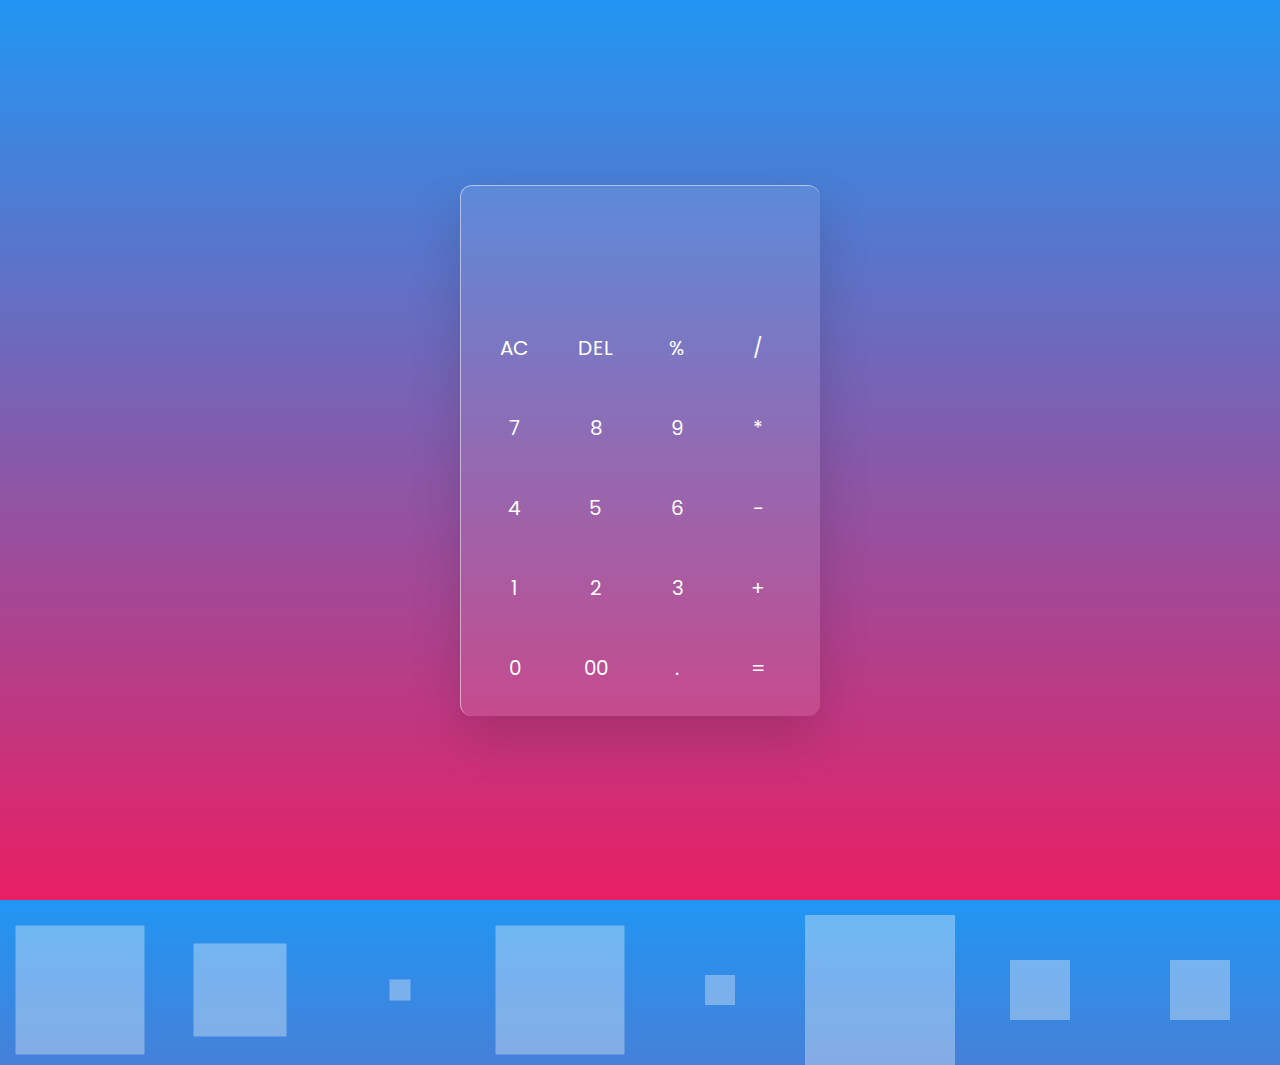
<file: assets/apps/calc.html>
<!-- Designined by CodingLab -->
<!DOCTYPE html>
<html lang="en" dir="ltr">
  <head>
    <meta charset="UTF-8">
    <title>AniCalc</title>
    <link rel="stylesheet" href="/assets/apps/apps_css/style.css">
   </head>
<body>
<div class="bubbles">
  <span class="one"></span>
  <span class="two"></span>
  <span class="three"></span>
  <span class="four"></span>
  <span class="five"></span>
  <span class="six"></span>
  <span class="seven"></span>
  <span class="seven"></span>
</div>
<div class="bubbles">
  <span class="one"></span>
  <span class="two"></span>
  <span class="three"></span>
  <span class="four"></span>
  <span class="five"></span>
  <span class="six"></span>
  <span class="seven"></span>
  <span class="seven"></span>
</div>
<div class="bubbles">
  <span class="one"></span>
  <span class="two"></span>
  <span class="three"></span>
  <span class="four"></span>
  <span class="five"></span>
  <span class="six"></span>
  <span class="seven"></span>
  <span class="seven"></span>
</div>
<div class="bubbles">
  <span class="one"></span>
  <span class="two"></span>
  <span class="three"></span>
  <span class="four"></span>
  <span class="five"></span>
  <span class="six"></span>
  <span class="seven"></span>
  <span class="seven"></span>
</div>
 <div class="container">
   <form action="#" name="forms">
     <input type="text" name="answer">
     <div class="buttons">
       <input type="button" value="AC" onclick="forms.answer.value = ''">
       <input type="button" value="DEL" onclick="forms.answer.value = forms.answer.value.substr(0 , forms.answer.value.length -1)">
       <input type="button" value="%" onclick="forms.answer.value += '%'">
       <input type="button" value="/" onclick="forms.answer.value += '/'">
     </div>
     <div class="buttons">
       <input type="button" value="7" onclick="forms.answer.value += '7'">
       <input type="button" value="8" onclick="forms.answer.value += '8'">
       <input type="button" value="9" onclick="forms.answer.value += '9'">
       <input type="button" value="*" onclick="forms.answer.value += '*'">
     </div>
     <div class="buttons">
       <input type="button" value="4" onclick="forms.answer.value += '4'">
       <input type="button" value="5" onclick="forms.answer.value += '5'">
       <input type="button" value="6" onclick="forms.answer.value += '6'">
       <input type="button" value="-" onclick="forms.answer.value += '-'">
     </div>
     <div class="buttons">
       <input type="button" value="1" onclick="forms.answer.value += '1'">
       <input type="button" value="2" onclick="forms.answer.value += '2'">
       <input type="button" value="3" onclick="forms.answer.value += '3'">
       <input type="button" value="+" onclick="forms.answer.value += '+'">
     </div>
     <div class="buttons">
       <input type="button" value="0"  onclick="forms.answer.value += '0'">
       <input type="button" value="00" onclick="forms.answer.value += '00'">
       <input type="button" value="." onclick="forms.answer.value += '.'">
       <input type="button" value="=" onclick="forms.answer.value = eval(forms.answer.value)">
     </div>
   </form>
 </div>

</body>
</html>
</file>
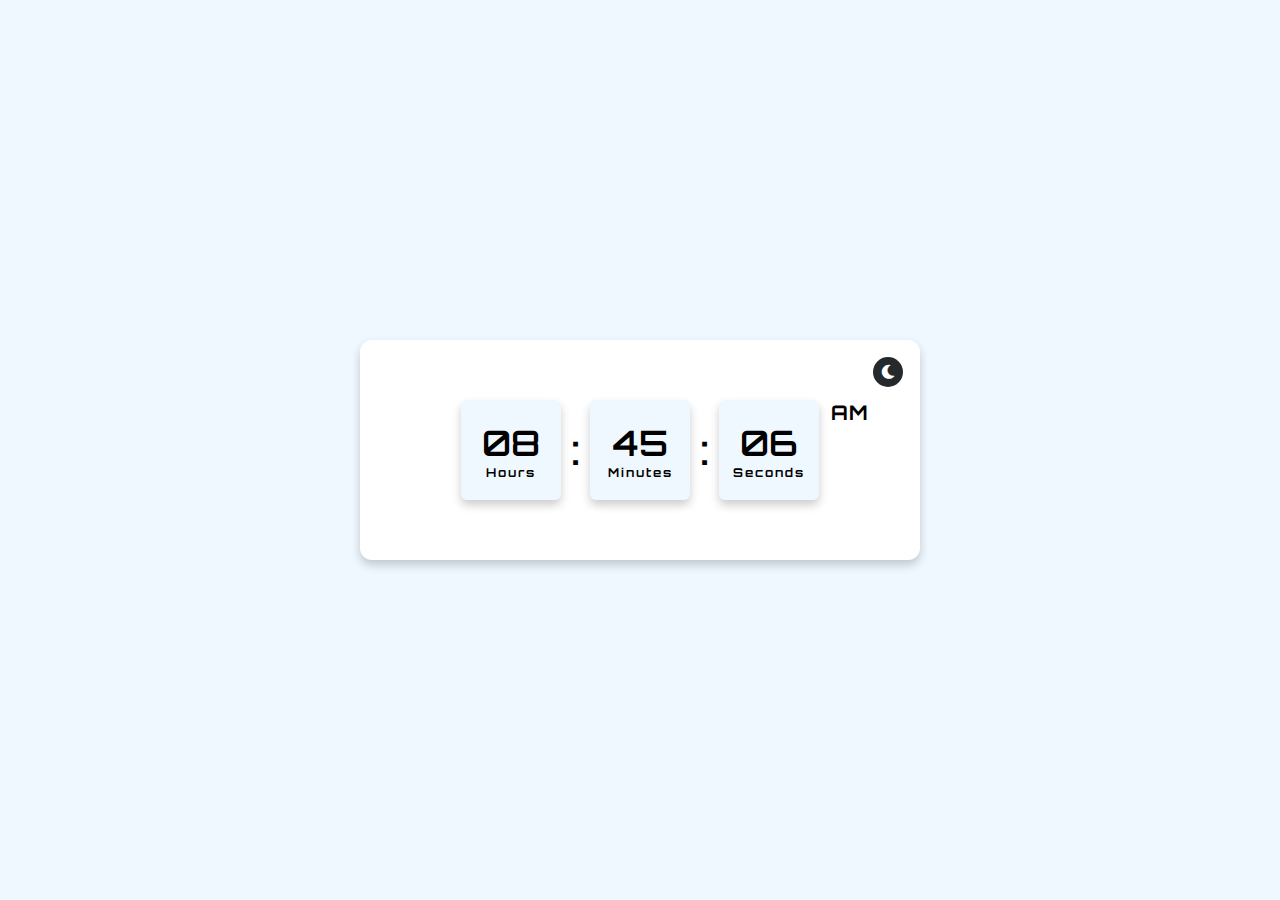
<file: assets/apps/clock.html>
<!DOCTYPE html>
<!-- Coding by Aniruddha|-->
<html lang="en" dir="ltr">
  <head>
    <meta charset="UTF-8">
    <title> Digital Clock </title>
    <link rel="stylesheet" href="/assets/apps/apps_css/style1.css">
    <!-- Fontawesome CDN Link -->
    <link rel="stylesheet" href="https://cdnjs.cloudflare.com/ajax/libs/font-awesome/5.15.4/css/all.min.css" />
   </head>
<body>
  <section>
    <div class="container">
      <div class="icons">
        <i class="fas fa-moon"></i>
        <i class="fas fa-sun"></i>
      </div>
      <div class="time">
        <div class="time-colon">
          <div class="time-text">
            <span class="num hour_num">08</span>
            <span class="text">Hours</span>
          </div>
          <span class="colon">:</span>
        </div>
        <div class="time-colon">
          <div class="time-text">
            <span class="num min_num">45</span>
            <span class="text">Minutes</span>
          </div>
          <span class="colon">:</span>
        </div>
        <div class="time-colon">
          <div class="time-text">
            <span class="num sec_num">06</span>
            <span class="text">Seconds</span>
          </div>
          <span class="am_pm">AM</span>
        </div>
      </div>
    </div>

  </section>

  <script>
  let section = document.querySelector("section"),
  icons = document.querySelector(".icons");

  icons.onclick = ()=>{
    section.classList.toggle("dark");
  }

  // creating a function and calling it in every seconds
  setInterval(()=>{

    let date = new Date(),
    hour = date.getHours(),
    min = date.getMinutes(),
    sec = date.getSeconds();

    let d;
    d = hour < 12 ? "AM" : "PM"; //if hour is smaller than 12, than its value will be AM else its value will be pm
    hour = hour > 12 ? hour - 12 : hour; //if hour value is greater than 12 than 12 will subtracted ( by doing this we will get value till 12 not 13,14 or 24 )
    hour = hour == 0 ? hour = 12 : hour; // if hour value is  0 than it value will be 12

    // adding 0 to the front of all the value if they will less than 10
    hour = hour < 10 ? "0" + hour : hour;
    min = min < 10 ? "0" + min : min;
    sec = sec < 10 ? "0" + sec : sec;

    document.querySelector(".hour_num").innerText = hour;
    document.querySelector(".min_num").innerText = min;
    document.querySelector(".sec_num").innerText = sec;
    document.querySelector(".am_pm").innerText = d;

  }, 1000); // 1000 milliseconds = 1s

  </script>

</body>
</html>
</file>
<file: assets/apps/apps_css/style.css>
@import url('https://fonts.googleapis.com/css2?family=Poppins:wght@200;300;400;500;600;700&display=swap');
*{
  margin: 0;
  padding: 0;
  box-sizing: border-box;
  font-family: 'Poppins',sans-serif;
}
body{
  height: 100vh;
  width: 100%;
  overflow: hidden;
  display: flex;
  justify-content: center;
  align-items: center;
  background: linear-gradient(#2196f3 , #e91e63);
}
.bubbles{
  position: absolute;
  bottom: -120px;
  display: flex;
  flex-wrap: wrap;
  margin-top: 70px;
  width: 100%;
  justify-content: space-around;
}
.bubbles span{
  height: 60px;
  width: 60px;
  background: rgba(255, 255, 255, 0.1);
  animation: move 10s linear infinite;
  position: relative;
  overflow: hidden;
}
@keyframes move {
  100%{
    transform: translateY(-100vh);
  }
}
.bubbles span.one{
  animation-delay: 2.2s;
  transform: scale(2.15)
}
.bubbles span.two{
  animation-delay: 3.5s;
  transform: scale(1.55)
}
.bubbles span.three{
  animation-delay: 0.2s;
  transform: scale(0.35)
}
.bubbles span.four{
  animation-delay: 6s;
  transform: scale(2.15)
}
.bubbles span.five{
  animation-delay: 7s;
  transform: scale(0.5)
}
.bubbles span.six{
  animation-delay: 4s;
  transform: scale(2.5)
}
.bubbles span.seven{
  animation-delay: 3
  transform: scale(1.5)
}
.bubbles span:before{
  content: '';
  position: absolute;
  left: 0;
  top: 0;
  height: 60px;
  width: 40%;
  transform: skew(45deg) translateX(150px);
  background: rgba(255, 255, 255, 0.15);
  animation: mirror 3s linear infinite;
}
@keyframes mirror {
  100%{
    transform: translateX(-450px);
  }
}
.bubbles span.one:before{
  animation-delay: 1.5s;
}
.bubbles span.two:before{
  animation-delay: 3.5s;
}
.bubbles span.three:before{
  animation-delay: 2.5s;
}
.bubbles span.four:before{
  animation-delay: 7.5s;
}
.bubbles span.five:before{
  animation-delay: 4.5s;
}
.bubbles span.six:before{
  animation-delay: 0.5s;
}
.bubbles span.seven:before{
  animation-delay: 6s;
}
.container{
  z-index: 12;
  width: 360px;
  padding: 15px;
  border-radius: 12px;
  background: rgba(255, 255, 255, 0.1);
  box-shadow: 0 20px 50px rgba(0, 0, 0, 0.15);
  border-top: 1px solid rgba(255, 255, 255, 0.5);
  border-left: 1px solid rgba(255, 255, 255, 0.5);
}
.container input[type="text"]{
  width: 100%;
  height: 100px;
  margin: 0 3px;
  outline: none;
  border: none;
  color: #fff;
  font-size: 20px;
  text-align: right;
  padding-right: 10px;
  background: transparent;
}
.container input[type="button"]{
  height: 65px;
  color: #fff;
  width: calc(100% / 4 - 5px);
  background: transparent;
  border-radius: 12px;
  margin-top: 15px;
  outline: none;
  border: none;
  font-size: 20px;
  cursor: pointer;
  transition: all 0.3s ease;
}
.container input[type="button"]:hover{
  background: rgba(255, 255, 255, 0.1);
}
</file>
<file: assets/apps/apps_css/style1.css>
/* Google fonts import link */
@import url('https://fonts.googleapis.com/css2?family=Orbitron:wght@400;500;600;700&display=swap');
*{
  margin: 0;
  padding: 0;
  box-sizing: border-box;
  font-family: 'Orbitron', sans-serif;
  transition: all 0.4s ease;
}
section{
  min-height: 100vh;
  width: 100%;
  display: flex;
  align-items: center;
  justify-content: center;
  background: #F0F8FF;
  padding: 0 20px;
}
section.dark{
  background: #24292D;
}
section .container{
  display: flex;
  align-items center;
  justify-content: center;
  height: 220px;
  max-width: 560px;
  width: 100%;
  background: #fff;
  box-shadow: 0 5px 10px rgba(0, 0, 0, 0.2);
  border-radius: 12px;
  position: relative;
}
section.dark .container{
  background: #323840;
}
section .container .icons i{
  position: absolute;
  right: 17px;
  top: 17px;
  height: 30px;
  width: 30px;
  background: #24292D;
  color: #fff;
  text-align: center;
  line-height: 30px;
  border-radius: 50%;
  font-size: 14px;
  cursor: pointer;
}
section.dark .container .icons i{
  background: #fff;
  color: #323840;
}
.container .icons i.fa-sun{
  opacity: 0;
  pointer-events: none;
}
section.dark .container .icons i.fa-sun{
  opacity: 1;
  pointer-events: auto;
  font-size: 16px;
}
section .container .time{
  display: flex;
  align-items: center;
}
.container .time .time-colon{
  display: flex;
  align-items: center;
  position: relative;
}
.time .time-colon .am_pm{
  position: absolute;
  top: 0;
  right: -50px;
  font-size: 20px;
  font-weight: 700;
  letter-spacing: 1px;
}
section.dark .time .time-colon .am_pm{
  color: #fff;
}
.time .time-colon .time-text{
  height: 100px;
  width: 100px;
  display: flex;
  align-items: center;
  flex-direction: column;
  justify-content: center;
  background: #F0F8FF;
  border-radius: 6px;
  box-shadow: 0 5px 10px rgba(0, 0, 0, 0.2);
}
section.dark .time .time-colon .time-text{
  background: #24292D;
}
.time .time-colon .time-text,
.time .time-colon .colon{
  font-size: 35px;
  font-weight: 600;
}
section.dark .time .time-text .num,
section.dark .time .colon{
  color: #fff;
}
.time .time-colon .colon{
  font-size: 40px;
  margin: 0 10px;
}
.time .time-colon .time-text .text{
  font-size: 12px;
  font-weight: 700;
  letter-spacing: 2px;
}
section.dark  .time .time-colon .text{
  color: #fff;
}
</file>
